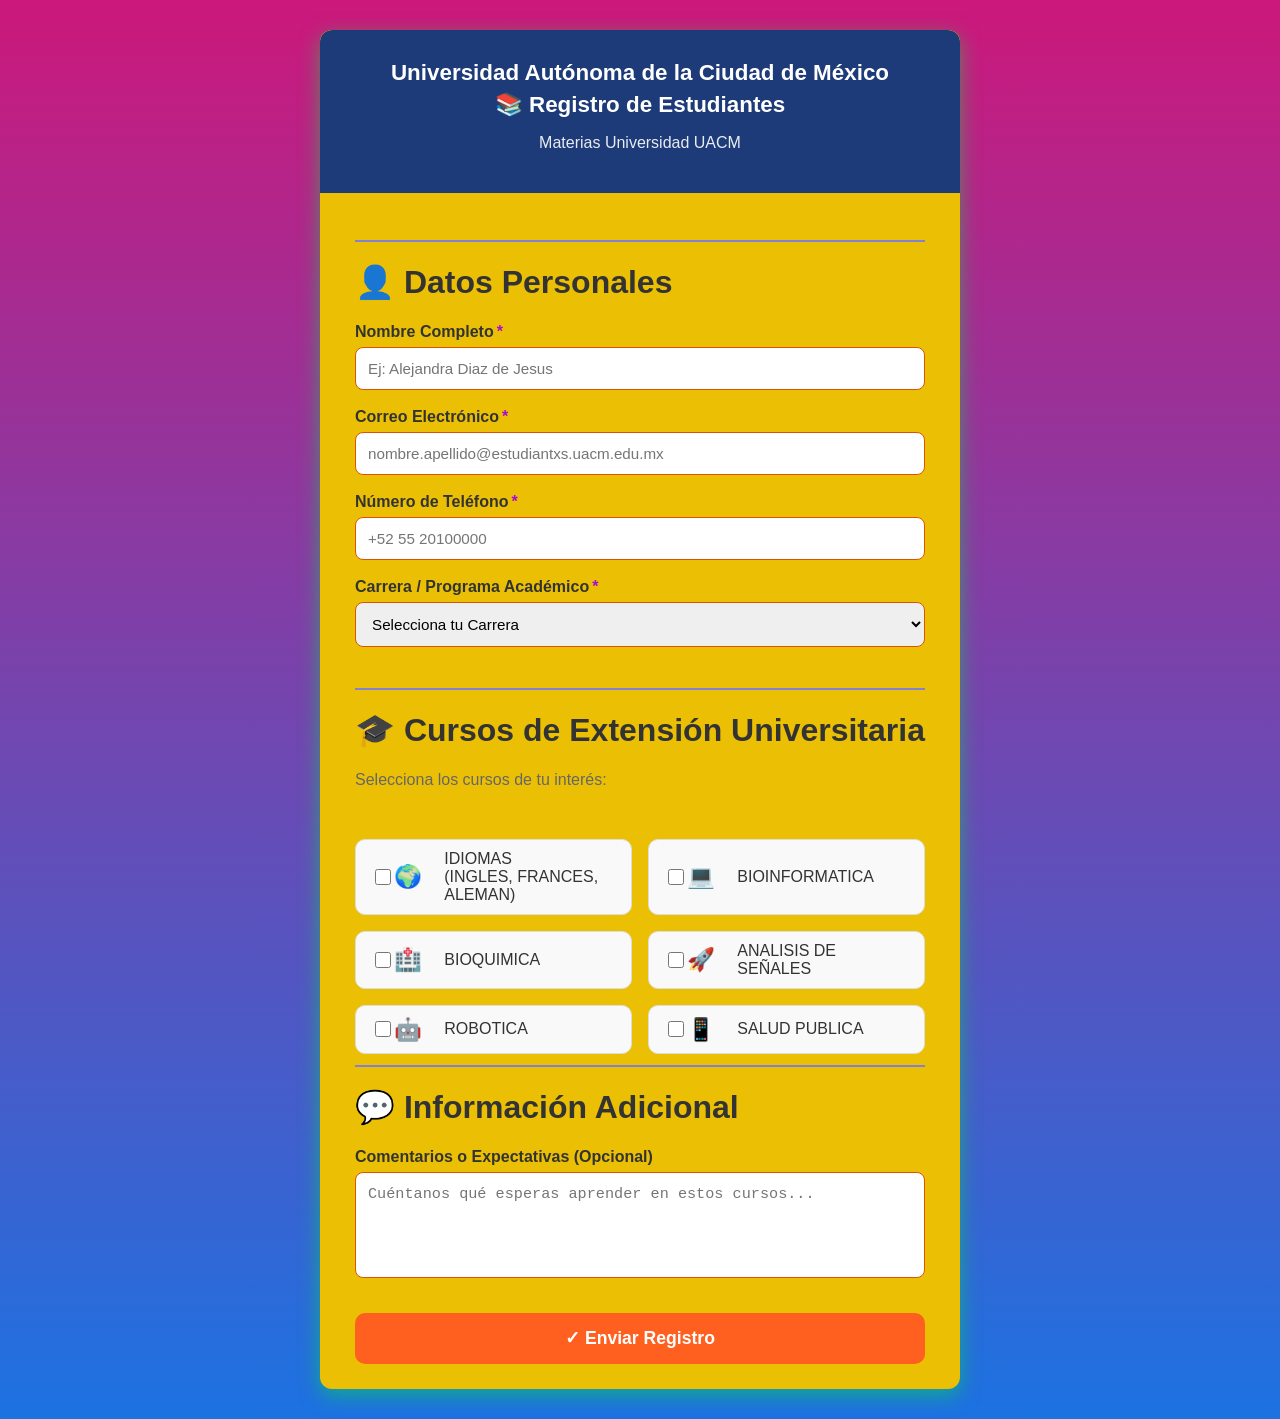
<file: formulario.html>
<!DOCTYPE html>
<html lang="en">
<head>
    <meta charset="UTF-8">
    <meta name="viewport" content="width=device-width, initial-scale=1.0">
    <title>Registro de Estudiantes - Cursos de Extensión</title>
<link rel="stylesheet" href="formulario.css">
<link rel="stylesheet" href="https://cdnjs.cloudflare.com/ajax/libs/animate.css/4.1.1/animate.min.css">

</head>
<body>

    <div class="contenedor">
     
        <div class="encabezado">
            <h1 class="animate__animated animate__backInDown animate__repeat-3">Universidad Autónoma de la Ciudad de México</h1>
            <h1 class="animate__animated animate__bounce animate__infinite">📚 Registro de Estudiantes</h1>
            <p>    Materias Universidad UACM</p>
        </div>

        <form class="contenido-formulario">
      
            
            
            <!-- Datos Personales -->
          
            <div class="seccion">
                <h2 class="titulo-seccion">
                    
            
                   
                    <h1 class="animate__animated animate__backInDown animate__repeat-1"> 👤 Datos Personales</h1>
            
                 
                </h2>

                <div class="campo-formulario">                    
                    <label for="nombreCompleto">Nombre Completo<span class="requerido">*</span></label>
                    <input type="text" required="" placeholder="Ej: Alejandra Diaz de Jesus">
                </div>

                <div class="campo-formulario">
                    <label for="email">Correo Electrónico<span class="requerido">*</span></label>
                    <input type="email" required="" placeholder="nombre.apellido@estudiantxs.uacm.edu.mx">
                    
                </div>

                <div class="campo-formulario">
                    <label for="numeroTelefono">Número de Teléfono<span class="requerido">*</span></label>
                    <input type="tel" required="" placeholder="+52 55 20100000">                    
                </div>

                <div class="campo-formulario">
                    <label for="carrera">Carrera / Programa Académico<span class="requerido">*</span></label>
                    <select id="carrera" name="carrera" required="">
                        <option value="">Selecciona tu Carrera</option>
                        <option value="">Modelación Matemática</option>
                        <option value="">Nutrición y Salud</option>
                        <option value="">Promoción de la Salud</option>
                        <option value="">Ing. en Sistemas Electrónicos Industriales</option>
                        <option value="">Ciencia Política y Administración Urbana</option>
                        <option value="">Ing. en Sistemas Electrónicos y de Telecomunicaciones</option>
                        <option value="">Ingeniería de Software</option>   
                        <option value=""></option>       
                        
                    </select>
                </div>
            </div>

            <!-- Selección de Cursos -->
            <div class="seccion">
                <h2 class="titulo-seccion">

                    <h1 class="animate__animated animate__backInDown animate__repeat-1">  🎓 Cursos de Extensión Universitaria</h1>
                   
                </h2>

                <p style="margin-bottom: 20px; color: #666;">
                    Selecciona los cursos de tu interés:
                </p>

                <div class="contenedor-cursos">
                    <div class="curso-opcion idiomas">
                        <input type="checkbox">
                        <label for="curso1" class="curso-tarjeta">
                            <span class="curso-icono">🌍</span>
                            <span class="curso-nombre">IDIOMAS<br>(INGLES, FRANCES, ALEMAN)</span>
                        </label>
                    </div>

                    <div class="curso-opcion programacion">
                        <input type="checkbox">
                        <label for="curso2" class="curso-tarjeta">
                            <span class="curso-icono">💻</span>
                            <span class="curso-nombre">BIOINFORMATICA</span>
                        </label>
                    </div>

                    <div class="curso-opcion">
                        <input type="checkbox">
                        <label for="curso3" class="curso-tarjeta">
                            <span class="curso-icono">🏥</span>
                            <span class="curso-nombre">BIOQUIMICA</span>
                        </label>
                    </div>

                    <div class="curso-opcion">
                        <input type="checkbox">
                        <label for="curso4" class="curso-tarjeta">
                            <span class="curso-icono">🚀</span>
                            <span class="curso-nombre">ANALISIS DE SEÑALES</span>
                        </label>
                    </div>

                    <div class="curso-opcion">
                        <input type="checkbox">
                        <label for="curso5" class="curso-tarjeta">
                            <span class="curso-icono">🤖</span>
                            <span class="curso-nombre">ROBOTICA</span>
                        </label>
                    </div>

                    <div class="curso-opcion">
                        <input type="checkbox">
                        <label for="curso6" class="curso-tarjeta">
                            <span class="curso-icono">📱</span>
                            <span class="curso-nombre">SALUD PUBLICA</span>
                        </label>
                    </div>
                </div>
            </div>

            
            <div class="seccion">
                <h2 class="titulo-seccion">
                 
                    <h1 class="animate__animated animate__backInDown animate__repeat-1"> 💬   Información Adicional </h1>

                  
                </h2>

                <div class="campo-formulario">
                    <label for="comentarios">Comentarios o Expectativas (Opcional)</label>
                    <textarea id="comentarios" placeholder="Cuéntanos qué esperas aprender en estos cursos..."></textarea>
                    
                </div>
            </div>            
            <button type="submit" class="boton-enviar">✓ Enviar Registro</button>                                          
        </form>
    </div>
    
    
</body>
</html>
</file>
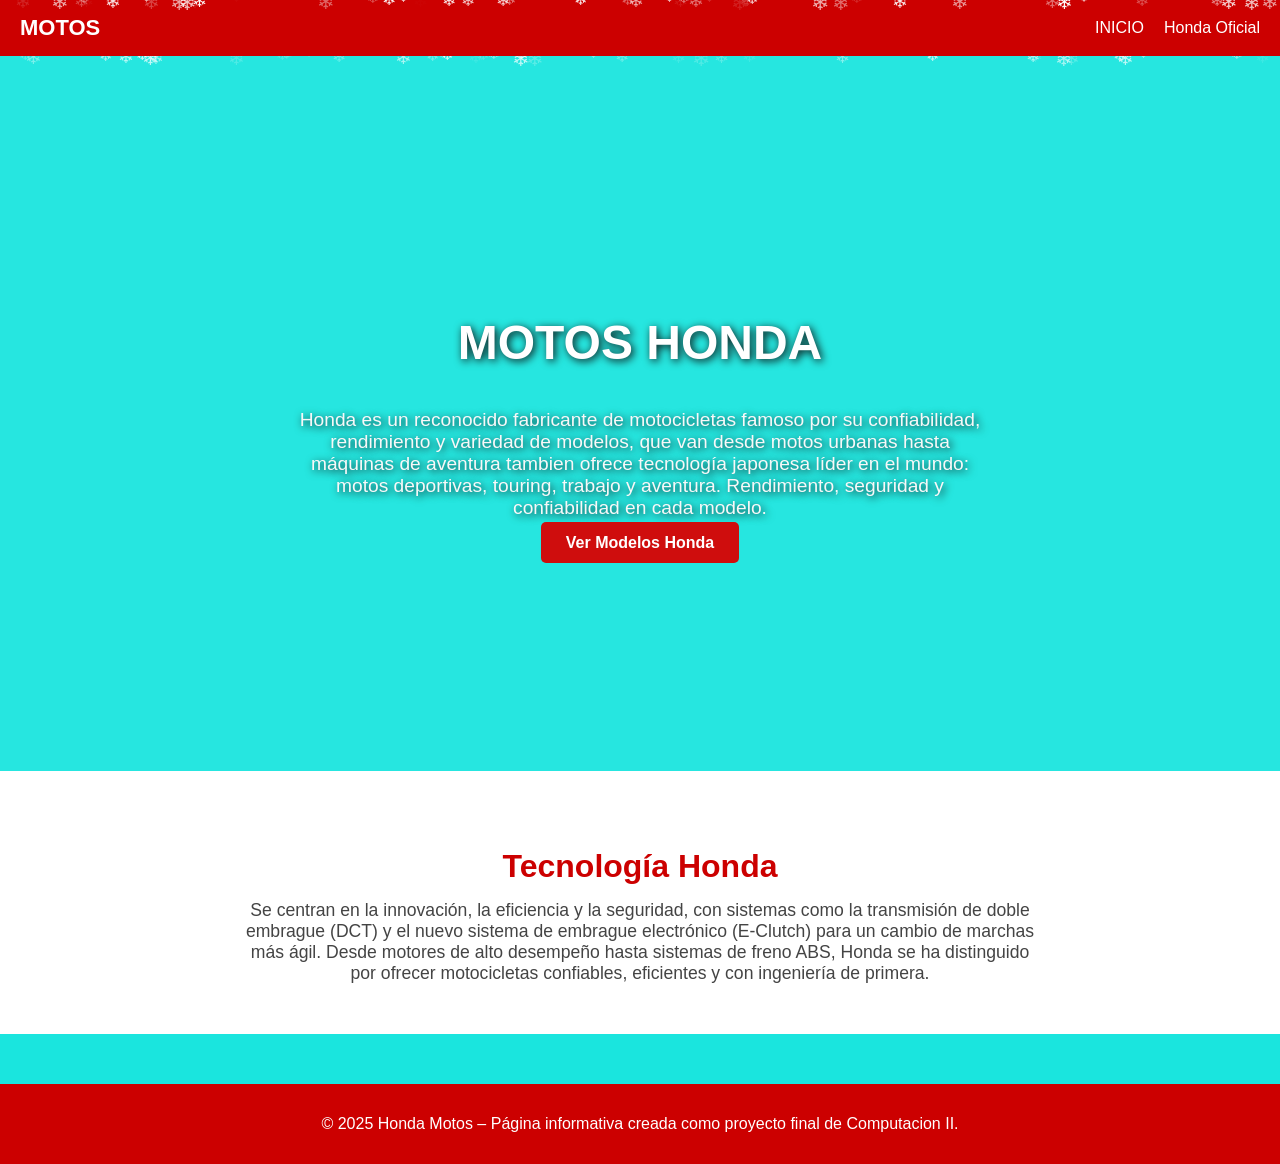
<file: honda.html>
<!DOCTYPE html>
<html lang="es">
<head>
  <meta charset="UTF-8">
  <meta name="viewport" content="width=device-width, initial-scale=1.0">
  <meta name="description" content="Información de motos Honda: modelos, rendimiento, tecnología y más.">
  <meta name="keywords" content="Honda, motocicletas, motos Honda, motos deportivas, motos touring">
  <meta name="author" content="Alejandra Diaz">

  <title>Honda - Motocicletas y Tecnología</title>

  <style>
    
    body {
      margin: 0;
      font-family: Arial, Helvetica, sans-serif;
      background: #1ae5de;
      color: #222;
    }

  
    .nav {
      background: #cc0000;
      padding: 15px 20px;
      display: flex;
      justify-content: space-between;
      align-items: center;
    }

    .nav__logo {
      color: white;
      text-decoration: none;
      font-size: 22px;
      font-weight: bold;
    }

    .nav__list {
      list-style: none;
      display: flex;
      gap: 20px;
      padding: 0;
      margin: 0;
    }

    .nav__link {
      color: white;
      text-decoration: none;
      font-size: 16px;
      transition: 0.3s;
    }

    .nav__link:hover {
      opacity: 0.7;
    }

  .hero {
  background: url("https://tse3.mm.bing.net/th/id/OIP.zuMgnq5iSDyubAawmXjisAHaE6?rs=1&pid=ImgDetMain&o=7&rm=3") center/cover no-repeat;
  height: 75vh;
  display: flex;
  align-items: center;
  justify-content: center;
  text-align: center;
  position: relative;
  padding: 20px;
}

    .hero__title {
      font-size: 3rem;
      color: white;
      text-shadow: 2px 2px 8px black;
    }

    .hero__description {
      font-size: 1.2rem;
      color: #f8f8f8;
      max-width: 700px;
      margin: 15px auto;
      text-shadow: 2px 2px 8px black;
    }
    .hero::after {
  content: "";
  position: absolute;
  top: 0; left: 0;
  width: 100%;
  height: 100%;
  background: rgba(255,255,255,0.05);
  animation: flicker 4s infinite;
  pointer-events: none;
}

    .btn {
      padding: 12px 25px;
      background: #cc0000;
      color: white;
      border-radius: 5px;
      text-decoration: none;
      font-weight: bold;
      transition: 0.3s;
    }

    .btn:hover {
      background: #990000;
    }

    .info {
      text-align: center;
      padding: 50px 20px;
      background: white;
    }

    .info__title {
      font-size: 2rem;
      margin-bottom: 15px;
      color: #cc0000;
    }

    .info__text {
      max-width: 800px;
      margin: auto;
      font-size: 1.1rem;
      color: #444;
    }

  
    .footer {
      background: #cc0000;
      text-align: center;
      padding: 15px;
      color: white;
      margin-top: 50px;
    }


    .snow-container {
      pointer-events: none;
      position: absolute;
      top: 0;
      left: 0;
      width: 100%;
      height: 100%;
      overflow: hidden;
    }

    .snowflake {
      position: absolute;
      top: -10px;
      color: white;
      font-size: 1rem;
      opacity: 0.8;
      animation: fall linear infinite;
    }

    @keyframes fall {
      to { transform: translateY(100vh); }
    }
  </style>
</head>

<body>


  <header class="main-header" style="position: relative;">
    <nav class="nav">
      <a href="honda.html" class="nav__logo">MOTOS</a>
      <ul class="nav__list">
        <li><a href="index.html" class="nav__link">INICIO</a></li>
        <li><a href="https://www.honda.mx/motos/" class="nav__link" target="_blank">Honda Oficial</a></li>
      </ul>
    </nav>

    <div class="snow-container"></div>
  </header>


  <section class="hero">
    <div class="hero__content">
      <h1 class="hero__title">MOTOS HONDA</h1>
      <p class="hero__description">
        Honda es un reconocido fabricante de motocicletas famoso por su confiabilidad, rendimiento y variedad de modelos, que van desde motos urbanas hasta máquinas de aventura
        tambien ofrece tecnología japonesa líder en el mundo: motos deportivas, touring,
        trabajo y aventura. Rendimiento, seguridad y confiabilidad en cada modelo.
      </p>
      <a href="https://www.honda.mx/motos/" class="btn" target="_blank">Ver Modelos Honda</a>
    </div>
    <div class="snow-container"></div>
  </section>


  <section class="info">
    <h2 class="info__title">Tecnología Honda</h2>
    <p class="info__text">
      Se centran en la innovación, la eficiencia y la seguridad, con sistemas como la transmisión de doble embrague (DCT) y el nuevo sistema de embrague electrónico (E-Clutch) para un cambio de marchas más ágil.
      Desde motores de alto desempeño hasta sistemas de freno ABS, Honda se ha distinguido
      por ofrecer motocicletas confiables, eficientes y con ingeniería de primera.
    </p>
  </section>


  <footer class="footer">
    <p class="footer__text">© 2025 Honda Motos – Página informativa creada como proyecto final de Computacion II.</p>
  </footer>


  <script>
    function crearNieve() {
      const contenedores = document.querySelectorAll(".snow-container");

      contenedores.forEach(container => {
        for (let i = 0; i < 25; i++) {
          const snow = document.createElement("div");
          snow.classList.add("snowflake");
          snow.textContent = "❄";

          snow.style.left = Math.random() * 100 + "vw";
          snow.style.fontSize = (Math.random() * 12 + 10) + "px";
          snow.style.animationDuration = (Math.random() * 4 + 3) + "s";
          snow.style.opacity = Math.random();
          
          container.appendChild(snow);

          setTimeout(() => snow.remove(), 8000);
        }
      });
    }

    setInterval(crearNieve, 1000);
    crearNieve();
  </script>

</body>
</html>
</file>
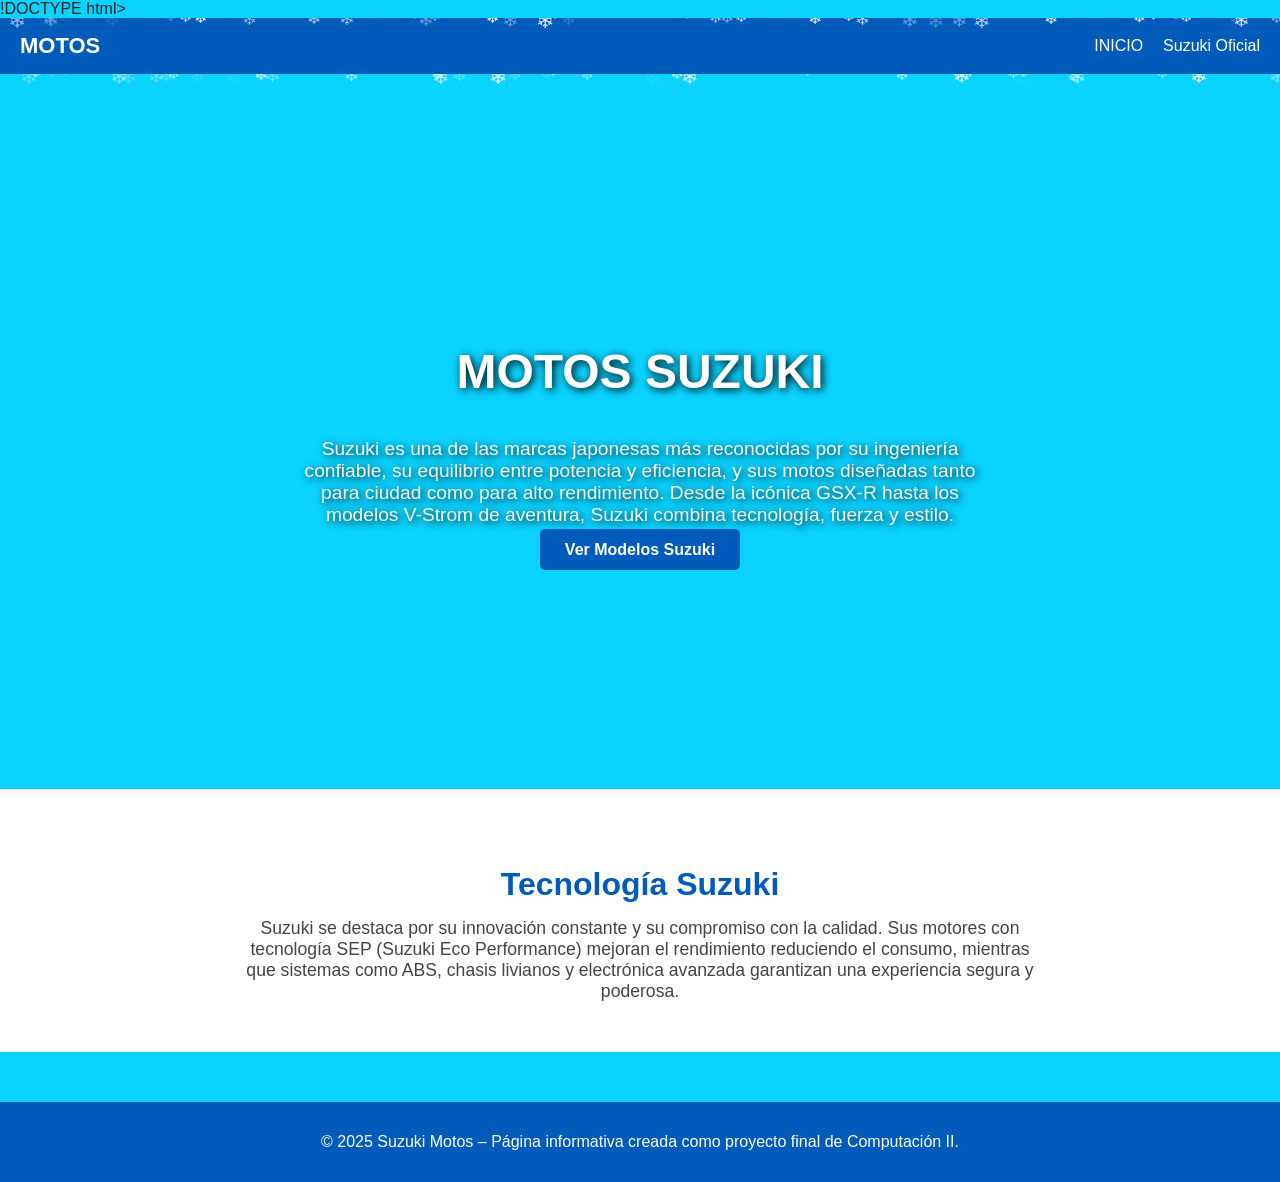
<file: Suzuki.html>
!DOCTYPE html>
<html lang="es">
<head>
  <meta charset="UTF-8">
  <meta name="viewport" content="width=device-width, initial-scale=1.0">
  <meta name="description" content="Información de motos Suzuki: modelos, rendimiento, tecnología y más.">
  <meta name="keywords" content="Suzuki, motocicletas, motos Suzuki, motos deportivas, motos touring">
  <meta name="author" content="Alejandra Diaz">

  <title>Suzuki - Motocicletas y Tecnología</title>

  <style>
    body {
      margin: 0;
      font-family: Arial, Helvetica, sans-serif;
      background: #0bd3ff;
      color: #222;
    }

    /* NAV */
    .nav {
      background: #005bbb;
      padding: 15px 20px;
      display: flex;
      justify-content: space-between;
      align-items: center;
    }

    .nav__logo {
      color: white;
      text-decoration: none;
      font-size: 22px;
      font-weight: bold;
    }

    .nav__list {
      list-style: none;
      display: flex;
      gap: 20px;
      padding: 0;
      margin: 0;
    }

    .nav__link {
      color: white;
      text-decoration: none;
      font-size: 16px;
      transition: 0.3s;
    }

    .nav__link:hover {
      opacity: 0.7;
    }

    /* HERO */
    .hero {
      background: url("https://tse2.mm.bing.net/th/id/OIP.focWd-Ki9J6tJrqWJTW0BwHaDs?rs=1&pid=ImgDetMain&o=7&rm=3") center/cover no-repeat;
      height: 75vh;
      display: flex;
      align-items: center;
      justify-content: center;
      text-align: center;
      position: relative;
      padding: 20px;
    }

    .hero__title {
      font-size: 3rem;
      color: white;
      text-shadow: 2px 2px 8px black;
    }

    .hero__description {
      font-size: 1.2rem;
      color: #f8f8f8;
      max-width: 700px;
      margin: 15px auto;
      text-shadow: 2px 2px 8px black;
    }

    .btn {
      padding: 12px 25px;
      background: #005bbb;
      color: white;
      border-radius: 5px;
      text-decoration: none;
      font-weight: bold;
      transition: 0.3s;
    }

    .btn:hover {
      background: #003f7d;
    }

    /* INFO */
    .info {
      text-align: center;
      padding: 50px 20px;
      background: white;
    }

    .info__title {
      font-size: 2rem;
      margin-bottom: 15px;
      color: #005bbb;
    }

    .info__text {
      max-width: 800px;
      margin: auto;
      font-size: 1.1rem;
      color: #444;
    }

    /* FOOTER */
    .footer {
      background: #005bbb;
      text-align: center;
      padding: 15px;
      color: white;
      margin-top: 50px;
    }

    /* NIEVE */
    .snow-container {
      pointer-events: none;
      position: absolute;
      top: 0;
      left: 0;
      width: 100%;
      height: 100%;
      overflow: hidden;
    }

    .snowflake {
      position: absolute;
      top: -10px;
      color: white;
      font-size: 1rem;
      opacity: 0.8;
      animation: fall linear infinite;
    }

    @keyframes fall {
      to { transform: translateY(100vh); }
    }
  </style>
</head>

<body>

  <header class="main-header" style="position: relative;">
    <nav class="nav">
      <a href="susuki.html" class="nav__logo">MOTOS</a>
      <ul class="nav__list">
        <li><a href="index.html" class="nav__link">INICIO</a></li>
        <li><a href="https://moto.suzuki.com.mx/" class="nav__link" target="_blank">Suzuki Oficial</a></li>
      </ul>
    </nav>

    <div class="snow-container"></div>
  </header>

  <section class="hero">
    <div class="hero__content">
      <h1 class="hero__title">MOTOS SUZUKI</h1>
      <p class="hero__description">
        Suzuki es una de las marcas japonesas más reconocidas por su ingeniería confiable, su equilibrio entre potencia y eficiencia, 
        y sus motos diseñadas tanto para ciudad como para alto rendimiento. 
        Desde la icónica GSX-R hasta los modelos V-Strom de aventura, Suzuki combina tecnología, fuerza y estilo.
      </p>
      <a href="https://www.motofichas.com.mx/marcas/suzuki" class="btn" target="_blank">Ver Modelos Suzuki</a>
    </div>
    <div class="snow-container"></div>
  </section>

  <section class="info">
    <h2 class="info__title">Tecnología Suzuki</h2>
    <p class="info__text">
      Suzuki se destaca por su innovación constante y su compromiso con la calidad. 
      Sus motores con tecnología SEP (Suzuki Eco Performance) mejoran el rendimiento reduciendo el consumo, 
      mientras que sistemas como ABS, chasis livianos y electrónica avanzada garantizan una experiencia segura y poderosa.
    </p>
  </section>

  <footer class="footer">
    <p class="footer__text">© 2025 Suzuki Motos – Página informativa creada como proyecto final de Computación II.</p>
  </footer>

  <script>
    function crearNieve() {
      const contenedores = document.querySelectorAll(".snow-container");

      contenedores.forEach(container => {
        for (let i = 0; i < 25; i++) {
          const snow = document.createElement("div");
          snow.classList.add("snowflake");
          snow.textContent = "❄";

          snow.style.left = Math.random() * 100 + "vw";
          snow.style.fontSize = (Math.random() * 12 + 10) + "px";
          snow.style.animationDuration = (Math.random() * 4 + 3) + "s";
          snow.style.opacity = Math.random();
          
          container.appendChild(snow);

          setTimeout(() => snow.remove(), 8000);
        }
      });
    }

    setInterval(crearNieve, 1000);
    crearNieve();
  </script>

</body>
</html>
</file>
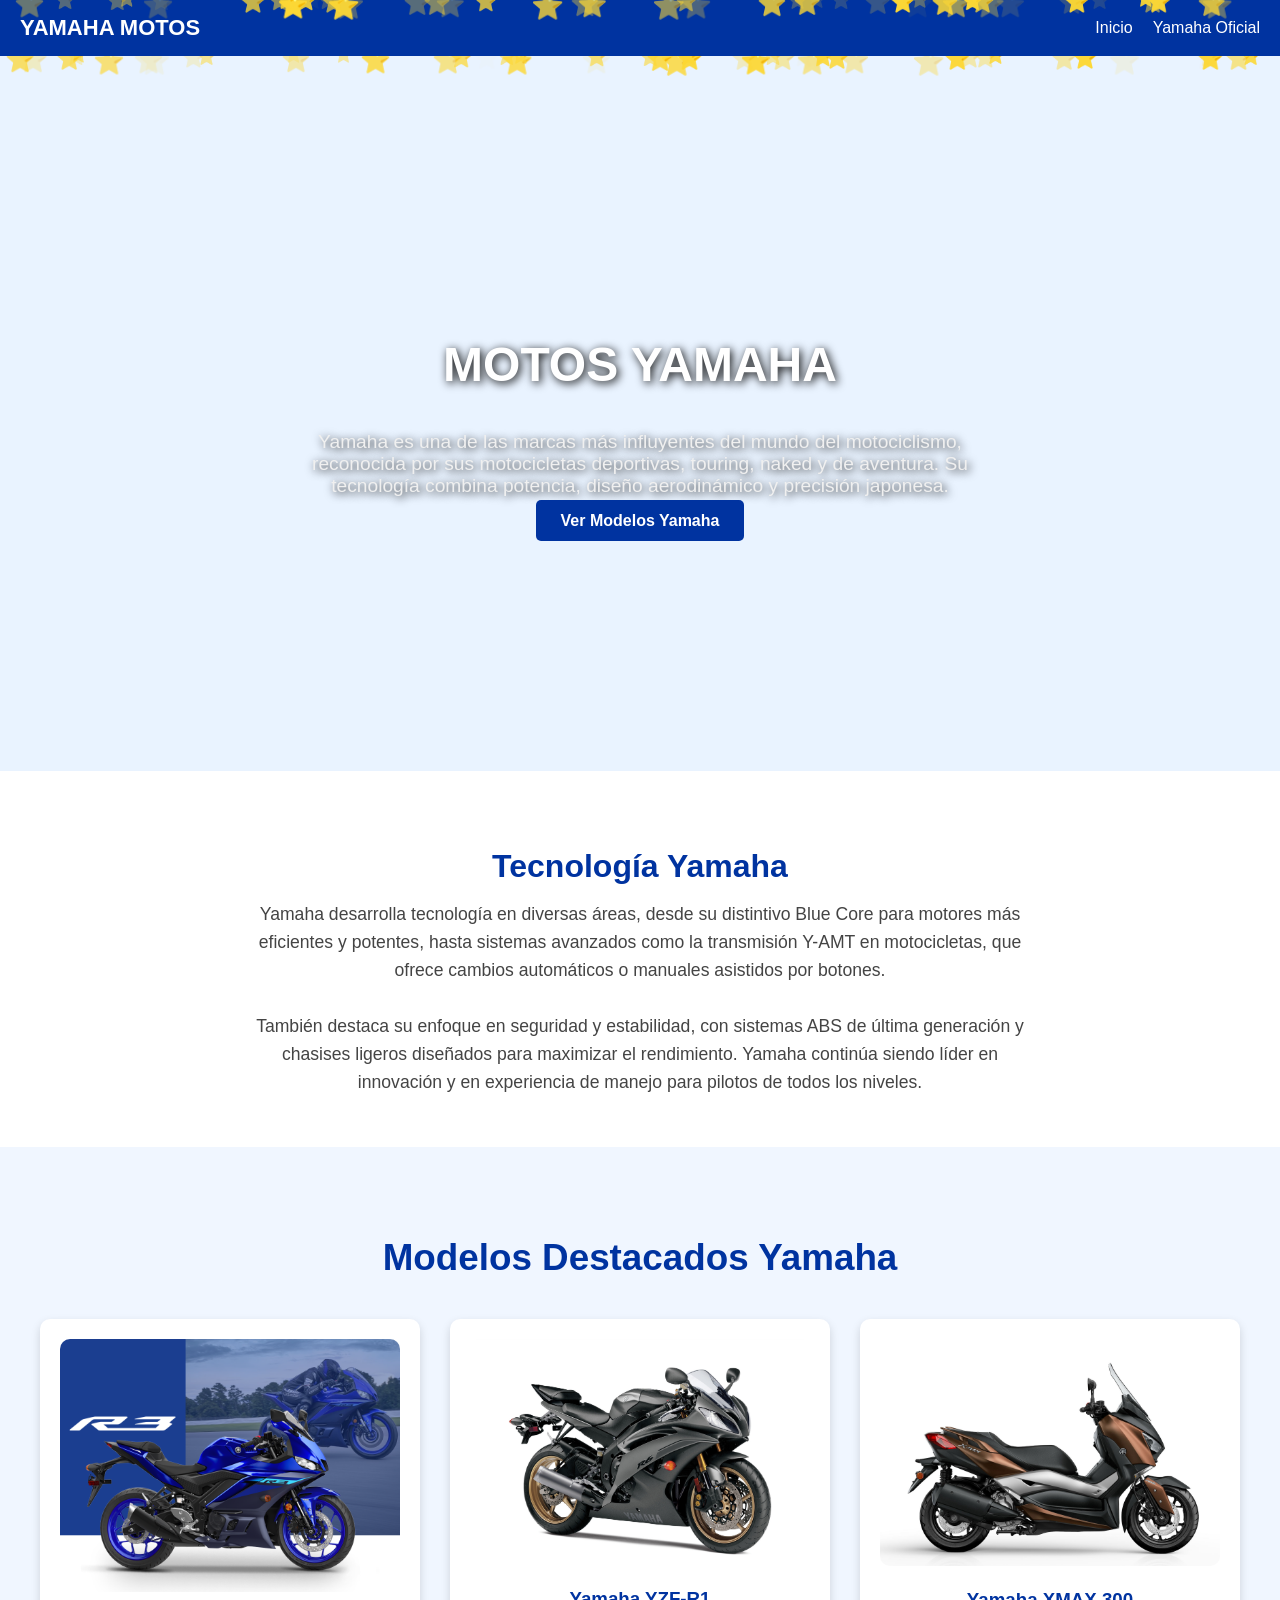
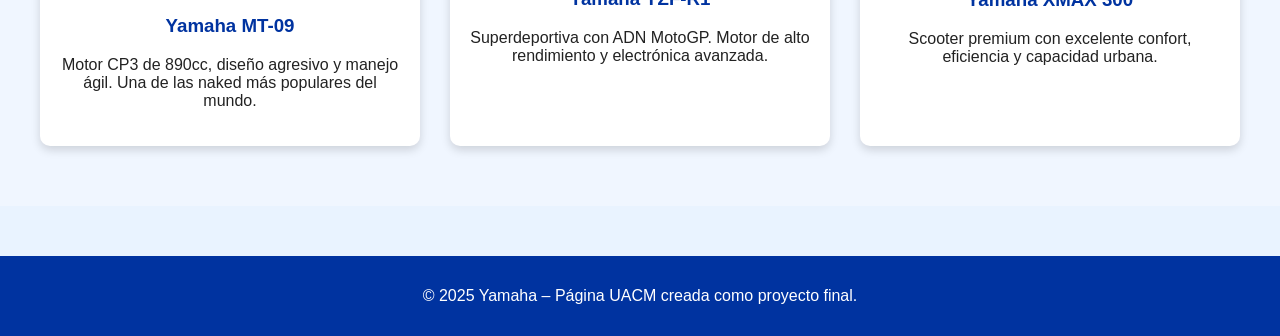
<file: yamaha.html>
<!DOCTYPE html>
<html lang="es">
<head>
  <meta charset="UTF-8">
  <meta name="viewport" content="width=device-width, initial-scale=1.0">
  <meta name="description" content="Información de motos Yamaha: modelos, tecnología, historia y rendimiento.">
  <meta name="keywords" content="Yamaha, motocicletas Yamaha, motos deportivas, motos naked, motos touring">
  <meta name="author" content="Alejandra Diaz">

  <title>Yamaha - Motocicletas y Tecnología</title>

  <style>

    body {
      margin: 0;
      font-family: Arial, Helvetica, sans-serif;
      background: #e9f3ff;
      color: #222;
    }


    .nav {
      background: #0033a0;
      padding: 15px 20px;
      display: flex;
      justify-content: space-between;
      align-items: center;
    }

    .nav__logo {
      color: white;
      text-decoration: none;
      font-size: 22px;
      font-weight: bold;
    }

    .nav__list {
      list-style: none;
      display: flex;
      gap: 20px;
      padding: 0;
      margin: 0;
    }

    .nav__link {
      color: white;
      text-decoration: none;
      font-size: 16px;
      transition: 0.3s;
    }

    .nav__link:hover {
      opacity: 0.7;
    }

   
    .hero {
      background: url("https://tse2.mm.bing.net/th/id/OIP.BA_R1zSDdW3190DZovwegwHaHa?rs=1&pid=ImgDetMain&o=7&rm=3") center/cover no-repeat;
      height: 75vh;
      display: flex;
      align-items: center;
      justify-content: center;
      text-align: center;
      position: relative;
      padding: 20px;
    }

    .hero__title {
      font-size: 3rem;
      color: white;
      text-shadow: 2px 2px 10px black;
    }

    .hero__description {
      font-size: 1.2rem;
      color: #f0f0f0;
      max-width: 700px;
      margin: 15px auto;
      text-shadow: 2px 2px 10px black;
    }

    .btn {
      padding: 12px 25px;
      background: #0033a0;
      color: white;
      border-radius: 5px;
      text-decoration: none;
      font-weight: bold;
      transition: 0.3s;
    }

    .btn:hover {
      background: #001f5c;
    }

   
    .info {
      text-align: center;
      padding: 50px 20px;
      background: white;
    }

    .info__title {
      font-size: 2rem;
      margin-bottom: 15px;
      color: #0033a0;
    }

    .info__text {
      max-width: 800px;
      margin: auto;
      font-size: 1.1rem;
      color: #444;
      line-height: 1.6;
    }


    .footer {
      background: #0033a0;
      text-align: center;
      padding: 15px;
      color: white;
      margin-top: 50px;
    }

  
    .snow-container {
      pointer-events: none;
      position: absolute;
      top: 0;
      left: 0;
      width: 100%;
      height: 100%;
      overflow: hidden;
    }

    .snowflake {
      position: absolute;
      top: -10px;
      font-size: 1rem;
      opacity: 0.9;
      animation: fall linear infinite;
    }

    @keyframes fall {
      to { transform: translateY(100vh); }
    }

  </style>
</head>

<body>

  <header class="main-header" style="position: relative;">
    <nav class="nav">
      <a href="#" class="nav__logo">YAMAHA MOTOS</a>
      <ul class="nav__list">
        <li><a href="index.html" class="nav__link">Inicio</a></li>
        <li><a href="https://www.yamaha-motor.com.mx" class="nav__link" target="_blank">Yamaha Oficial</a></li>
      </ul>
    </nav>

    <div class="snow-container"></div>
  </header>


  <section class="hero">
    <div class="hero__content">
      <h1 class="hero__title">MOTOS YAMAHA</h1>
      <p class="hero__description">
        Yamaha es una de las marcas más influyentes del mundo del motociclismo,
        reconocida por sus motocicletas deportivas, touring, naked y de aventura.
        Su tecnología combina potencia, diseño aerodinámico y precisión japonesa.
      </p>
      <a href="https://www.yamaha-motor.com.mx" class="btn" target="_blank">Ver Modelos Yamaha</a>
    </div>

    <div class="snow-container"></div>
  </section>

  <section class="info">
    <h2 class="info__title">Tecnología Yamaha</h2>
    <p class="info__text">
      Yamaha desarrolla tecnología en diversas áreas, desde su distintivo Blue Core para motores más eficientes y potentes, hasta sistemas avanzados como la transmisión Y-AMT en motocicletas, 
      que ofrece cambios automáticos o manuales asistidos por botones.
      <br><br>
      También destaca su enfoque en seguridad y estabilidad, con sistemas ABS de última generación
      y chasises ligeros diseñados para maximizar el rendimiento. Yamaha continúa siendo líder en
      innovación y en experiencia de manejo para pilotos de todos los niveles.
    </p>
  </section>


  <section class="modelos" style="background:#f0f6ff; padding:60px 20px; text-align:center;">
    <h2 style="font-size:2.3rem; color:#0033a0; margin-bottom:40px;">Modelos Destacados Yamaha</h2>

    <div style="
      display:grid;
      grid-template-columns:repeat(auto-fit, minmax(250px, 1fr));
      gap:30px;
      max-width:1200px;
      margin:auto;
    ">

      <div style="background:white; padding:20px; border-radius:10px; box-shadow:0 4px 10px rgba(0,0,0,0.15);">
        <img src="r3.png" 
             alt="MT-09" style="width:100%; border-radius:10px;">
        <h3 style="color:#0033a0;">Yamaha MT-09</h3>
        <p>Motor CP3 de 890cc, diseño agresivo y manejo ágil. Una de las naked más populares del mundo.</p>
      </div>

      <div style="background:white; padding:20px; border-radius:10px; box-shadow:0 4px 10px rgba(0,0,0,0.15);">
        <img src="yzf.png" 
             alt="R1" style="width:100%; border-radius:10px;">
        <h3 style="color:#0033a0;">Yamaha YZF-R1</h3>
        <p>Superdeportiva con ADN MotoGP. Motor de alto rendimiento y electrónica avanzada.</p>
      </div>

      <div style="background:white; padding:20px; border-radius:10px; box-shadow:0 4px 10px rgba(0,0,0,0.15);">
        <img src="xmax300.png" 
             alt="XMAX 300" style="width:100%; border-radius:10px;">
        <h3 style="color:#0033a0;">Yamaha XMAX 300</h3>
        <p>Scooter premium con excelente confort, eficiencia y capacidad urbana.</p>
      </div>

    </div>
  </section>


  <footer class="footer">
    <p class="footer__text">© 2025 Yamaha  – Página UACM creada como proyecto final.</p>
  </footer>


  <script>
    function crearNieve() {
      const contenedores = document.querySelectorAll(".snow-container");

      contenedores.forEach(container => {
        for (let i = 0; i < 25; i++) {
          const snow = document.createElement("div");
          snow.classList.add("snowflake");

          /* ← CAMBIO: BANDERAS POR ESTRELLAS ✨ */
          snow.textContent = "⭐";

          snow.style.left = Math.random() * 100 + "vw";
          snow.style.fontSize = (Math.random() * 12 + 15) + "px";
          snow.style.animationDuration = (Math.random() * 4 + 3) + "s";
          snow.style.opacity = Math.random();
          
          container.appendChild(snow);

          setTimeout(() => snow.remove(), 8000);
        }
      });
    }

    setInterval(crearNieve, 1000);
    crearNieve();
  </script>

</body>
</html>
</file>
<file: formulario.css>
body {
    font-family: "Segoe UI", Arial, sans-serif;
    background: linear-gradient(180deg, #cc187b, #1c72e2);
    margin: 0;
    padding: 30px;
    display: flex;
    justify-content: center;
    align-items: flex-start;
    color: #333;
}
.contenedor {
    background:rgb(235, 192, 4);
    border-radius: 12px;
    width: 90%;
    max-width: 640px;
    box-shadow: 0 6px 20px rgba(6, 228, 62, 0.527);
    overflow: hidden;
}

.encabezado {
    background-color: #1d3b78;
    color: white;
    text-align: center;
    padding: 25px 20px;
    border-top-left-radius: 12px;
    border-top-right-radius: 12px;
}

.encabezado h1 {
    margin: 5px 0;
    font-size: 1.4rem;
}

.encabezado p {
    font-size: 1rem;
    opacity: 0.9;
}

.contenido-formulario {

    padding: 25px 35px;
     transition: transform 0.3s;
}

.seccion {
    margin-bottom: 35px;
}

.titulo-seccion {
    font-size: 1.2rem;
    color: rgb(255, 208, 205);
    display: flex;
    align-items: center;
    gap: 8px;
    margin-bottom: 15px;
    border-bottom: 2px solid #8082da;
    padding-bottom: 6px;
     background: linear-gradient(270deg, #3a19b3);
    background-size: 800% 800%; 
  
    -webkit-text-fill-color:blanchedalmond;
    animation: degradado 2s ease infinite;
}

.icono-seccion {
    font-size: 1.3rem;
}

.campo-formulario {
    margin-bottom: 18px;
    display: flex;
    flex-direction: column;
}

.campo-formulario label {
    margin-bottom: 6px;
    font-weight: 600;
    color: #333;
}

input[type="text"],
input[type="email"],
input[type="tel"],
select,
textarea {
    padding: 12px;
    border-radius: 8px;
    border: 1px solid hsl(22, 94%, 44%);
    font-size: 0.95rem;
    transition: all 0.3s ease;
}

input:focus,
select:focus,
textarea:focus {
    border-color: #82c40a;
    outline: none;
    box-shadow: 0 0 5px rgba(29, 59, 120, 0.4);
}

.requerido {
    color: rgb(167, 10, 214);
    margin-left: 3px;
}
.contenedor-cursos {
    display: flex;
    flex-direction: column;
    gap: 12px;
     display: grid;
  grid-template-columns: repeat(auto-fit, minmax(250px, 1fr));
  gap: 1rem;
}

.curso-opcion {
    display: flex;
    align-items: center;
    background-color: #f9f9f9;
    border-radius: 10px;
    border: 1px solid #ddd;
    padding: 10px 15px;
    transition: all 0.3s ease;
    cursor: pointer;
}

.curso-opcion:hover {
    background-color: #eef3ff;
    border-color: #1d3b78;
    transform: translateY(-2px);
    
}

.curso-tarjeta {
    display: flex;
    align-items: center;
    gap: 12px;
    width: 100%;
    cursor: pointer;
    font-weight: 500;
    color: #333;

}

.curso-icono {
    font-size: 1.4rem;
}

input[type="checkbox"] {
    accent-color: #1d3b78;
    width: 18px;
    height: 18px;
}


textarea {
    resize: none;
    min-height: 80px;
}


.boton-enviar {
    background-color: #ff5f1f;
    color: white;
    border: none;
    width: 100%;
    padding: 15px 0;
    border-radius: 10px;
    font-size: 1.1rem;
    font-weight: 600;
    cursor: pointer;
    transition: all 0.3s ease;
}





.boton-enviar:hover {
    background-color: #e95412;
    box-shadow: 0 4px 12px rgba(255, 95, 31, 0.4);
    transform: translateY(-1px);
}


@media (max-width: 480px) {
    .contenedor {
        width: 95%;
        margin: 20px auto;
    }

    .encabezado h1 {
        font-size: 1.1rem;
    }

    .titulo-seccion {
        font-size: 1.05rem;
    }
}
.curso-opcion {
    opacity: 100;                 /* Empieza invisible */
    transform: translateY(30px); /* Deslizar desde abajo */
    animation: aparecerCurso 0.8s alternate-reverse;
}

@keyframes rotar{
  from { transform: rotate(0deg); }
  to { transform: rotate(200deg); }
}

.curso-icono  {
  display: inline-block;
  margin-right: 10px;
  animation: rotar 3s linear infinite; /* 3 segundos por vuelta, infinita */
}
</file>
